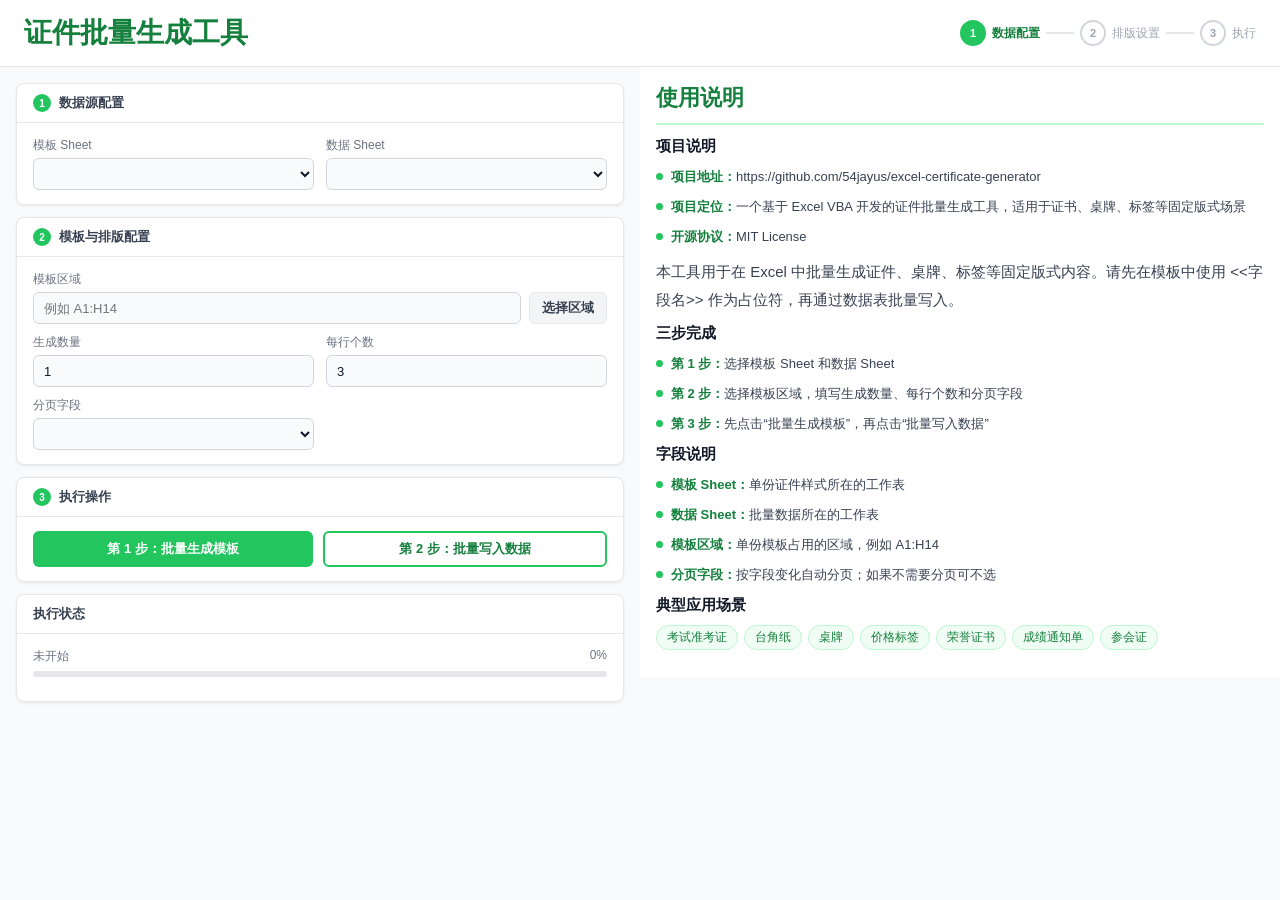
<file: src/webui/index.html>
<!doctype html>
<html lang="zh-CN">
<head>
  <meta charset="utf-8">
  <meta http-equiv="X-UA-Compatible" content="IE=edge">
  <title>证件批量生成工具</title>
  <link rel="stylesheet" href="styles.css">
</head>
<body>
  <div class="shell">

    <header class="app-header">
      <h1 class="app-title">证件批量生成工具</h1>
      <nav class="steps" id="stepsNav">
        <div class="step-item active" id="step1">
          <div class="step-circle">1</div>
          <span class="step-label">数据配置</span>
        </div>
        <div class="step-connector" id="conn1"></div>
        <div class="step-item" id="step2">
          <div class="step-circle">2</div>
          <span class="step-label">排版设置</span>
        </div>
        <div class="step-connector" id="conn2"></div>
        <div class="step-item" id="step3">
          <div class="step-circle">3</div>
          <span class="step-label">执行</span>
        </div>
      </nav>
    </header>

    <div class="app-body">

      <div class="main-col">

<!-- 卡片①：数据源配置 -->
        <div class="card">
          <div class="card-title">
            <span class="step-badge">1</span>
            数据源配置
          </div>
          <div class="card-body">
            <div class="field-row">
              <label class="neo-field">
                <span>模板 Sheet</span>
                <select id="templateSheet"></select>
              </label>
              <label class="neo-field">
                <span>数据 Sheet</span>
                <select id="dataSheet"></select>
              </label>
            </div>
          </div>
        </div>

        <!-- 卡片②：模板与排版配置 -->
        <div class="card">
          <div class="card-title">
            <span class="step-badge">2</span>
            模板与排版配置
          </div>
          <div class="card-body">
            <div class="field-row range-row">
              <label class="neo-field">
                <span>模板区域</span>
                <input id="templateRange" type="text" placeholder="例如 A1:H14">
              </label>
              <button id="pickRangeBtn" class="btn btn-ghost" type="button">选择区域</button>
            </div>
            <div class="field-row">
              <label class="neo-field">
                <span>生成数量</span>
                <input id="generateCount" type="number" min="1" value="1">
              </label>
              <label class="neo-field">
                <span>每行个数</span>
                <input id="perRowCount" type="number" min="1" value="3">
              </label>
            </div>
            <div class="field-row">
              <label class="neo-field">
                <span>分页字段</span>
                <select id="pageField"></select>
              </label>
              <div class="neo-field"></div>
            </div>
          </div>
        </div>

        <!-- 卡片③：执行操作 -->
        <div class="card">
          <div class="card-title">
            <span class="step-badge">3</span>
            执行操作
          </div>
          <div class="card-body">
            <div class="action-row">
              <button id="generateBtn" class="btn btn-primary" type="button">第 1 步：批量生成模板</button>
              <button id="writeBtn" class="btn btn-secondary" type="button">第 2 步：批量写入数据</button>
            </div>
          </div>
        </div>

        <!-- 卡片④：执行状态 -->
        <div class="card">
          <div class="card-title">执行状态</div>
          <div class="card-body">
            <div class="progress-header">
              <span id="progressText">未开始</span>
              <span id="progressPercent">0%</span>
            </div>
            <div class="progress-track">
              <div id="progressBar" class="progress-bar"></div>
            </div>
          </div>
        </div>

      </div>

      <!-- 右侧使用说明栏 -->
      <div class="side-col">
        <h2 class="info-title">使用说明</h2>
        <p class="info-section-title">项目说明</p>
        <ul class="feature-list">
          <li><span><span class="feature-name">项目地址：</span>https://github.com/54jayus/excel-certificate-generator</span></li>
          <li><span><span class="feature-name">项目定位：</span>一个基于 Excel VBA 开发的证件批量生成工具，适用于证书、桌牌、标签等固定版式场景</span></li>
          <li><span><span class="feature-name">开源协议：</span>MIT License</span></li>
        </ul>

        <p class="info-intro">本工具用于在 Excel 中批量生成证件、桌牌、标签等固定版式内容。请先在模板中使用 &lt;&lt;字段名&gt;&gt; 作为占位符，再通过数据表批量写入。</p>

        <p class="info-section-title">三步完成</p>
        <ul class="feature-list">
          <li><span><span class="feature-name">第 1 步：</span>选择模板 Sheet 和数据 Sheet</span></li>
          <li><span><span class="feature-name">第 2 步：</span>选择模板区域，填写生成数量、每行个数和分页字段</span></li>
          <li><span><span class="feature-name">第 3 步：</span>先点击“批量生成模板”，再点击“批量写入数据”</span></li>
        </ul>

        <p class="info-section-title">字段说明</p>
        <ul class="feature-list">
          <li><span><span class="feature-name">模板 Sheet：</span>单份证件样式所在的工作表</span></li>
          <li><span><span class="feature-name">数据 Sheet：</span>批量数据所在的工作表</span></li>
          <li><span><span class="feature-name">模板区域：</span>单份模板占用的区域，例如 A1:H14</span></li>
          <li><span><span class="feature-name">分页字段：</span>按字段变化自动分页；如果不需要分页可不选</span></li>
        </ul>

        <p class="info-section-title">典型应用场景</p>
        <div class="scenario-tags">
          <span class="tag">考试准考证</span>
          <span class="tag">台角纸</span>
          <span class="tag">桌牌</span>
          <span class="tag">价格标签</span>
          <span class="tag">荣誉证书</span>
          <span class="tag">成绩通知单</span>
          <span class="tag">参会证</span>
        </div>

      </div>

    </div>
  </div>

  <script src="bridge.js"></script>
  <script src="app.js"></script>
  <script>
    // 步骤指示器自动高亮
    (function () {
      var templateSheetEl = document.getElementById('templateSheet');
      var dataSheetEl = document.getElementById('dataSheet');
      var templateRangeEl = document.getElementById('templateRange');
      var generateCountEl = document.getElementById('generateCount');
      var perRowCountEl = document.getElementById('perRowCount');
      var pageFieldEl = document.getElementById('pageField');
      var step1 = document.getElementById('step1');
      var step2 = document.getElementById('step2');
      var step3 = document.getElementById('step3');
      var conn1 = document.getElementById('conn1');
      var conn2 = document.getElementById('conn2');

      function updateSteps() {
        var hasTemplateSheet = !!templateSheetEl.value;
        var hasDataSheet = !!dataSheetEl.value;
        var hasRange = !!templateRangeEl.value.trim();
        var hasGenerateCount = Number(generateCountEl.value || 0) > 0;
        var hasPerRowCount = Number(perRowCountEl.value || 0) > 0;
        var hasPageField = !!pageFieldEl.value;

        var step1Done = hasTemplateSheet && hasDataSheet;
        var step2Done = step1Done && hasRange && hasGenerateCount && hasPerRowCount && hasPageField;
        var step3Ready = step2Done && hasTemplateSheet && hasRange;

        step1.className = 'step-item' + (step1Done ? ' done' : ' active');
        conn1.className = 'step-connector' + (step1Done ? ' done' : '');
        step2.className = 'step-item' + (step2Done ? ' done' : step1Done ? ' active' : '');
        conn2.className = 'step-connector' + (step2Done ? ' done' : '');
        step3.className = 'step-item' + (step3Ready ? ' active' : '');
      }

      templateSheetEl.addEventListener('change', updateSteps);
      dataSheetEl.addEventListener('change', updateSteps);
      templateRangeEl.addEventListener('input', updateSteps);
      generateCountEl.addEventListener('input', updateSteps);
      perRowCountEl.addEventListener('input', updateSteps);
      pageFieldEl.addEventListener('change', updateSteps);
      updateSteps();
    })();
  </script>
</body>
</html>
</file>
<file: src/webui/styles.css>
html, body {
  margin: 0; padding: 0;
  min-height: 100%;
  font-family: "PingFang SC", "Microsoft YaHei UI", "Microsoft YaHei", "Segoe UI", sans-serif;
  background: #F9FAFB;
  color: #111827;
}
button, input, select { font: inherit; }

.shell {
  height: 100vh;
  display: flex;
  flex-direction: column;
  background: #F9FAFB;
  box-sizing: border-box;
}

/* Header */
.app-header {
  display: flex;
  align-items: center;
  justify-content: space-between;
  padding: 14px 24px;
  background: #fff;
  border-bottom: 1px solid #E5E7EB;
}
.app-title {
  font-size: 28px;
  font-weight: 700;
  color: #15803D;
  margin: 0;
}

/* 步骤指示器 */
.steps {
  display: flex;
  align-items: center;
}
.step-item {
  display: flex;
  align-items: center;
  gap: 6px;
  cursor: default;
}
.step-circle {
  width: 22px; height: 22px;
  border-radius: 50%;
  border: 2px solid #D1D5DB;
  display: flex; align-items: center; justify-content: center;
  font-size: 11px; font-weight: 700;
  color: #9CA3AF;
  background: #fff;
  transition: all 0.2s;
}
.step-label {
  font-size: 12px;
  color: #9CA3AF;
  white-space: nowrap;
}
.step-connector {
  width: 28px; height: 2px;
  background: #E5E7EB;
  margin: 0 6px;
}
.step-item.active .step-circle {
  background: #22C55E;
  border-color: #22C55E;
  color: #fff;
}
.step-item.active .step-label { color: #15803D; font-weight: 600; }
.step-item.done .step-circle {
  background: #BBF7D0;
  border-color: #86EFAC;
  color: #15803D;
}
.step-item.done .step-label { color: #15803D; }
.step-connector.done { background: #86EFAC; }

/* 主体两栏布局 */
.app-body {
  display: flex;
  align-items: stretch;
  flex: 1;
  min-height: 0;
}
.main-col {
  width: 50%;
  padding: 16px;
  box-sizing: border-box;
  border-right: none;
  overflow-y: auto;
}
.side-col {
  width: 50%;
  padding: 16px;
  box-sizing: border-box;
  background: #fff;
  overflow-y: auto;
  height: 610px;
}

/* 状态条 */
.status-strip {
  margin-bottom: 12px;
  padding: 7px 12px;
  border-radius: 6px;
  background: #F0FDF4;
  border: 1px solid #BBF7D0;
  font-size: 12px;
  color: #15803D;
  min-height: 18px;
}
.status-strip.error {
  background: #FEF2F2;
  border-color: #FECACA;
  color: #B91C1C;
}

/* 卡片 */
.card {
  background: #fff;
  border: 1px solid #E5E7EB;
  border-radius: 8px;
  box-shadow: 0 1px 3px rgba(0,0,0,0.08);
  margin-bottom: 12px;
  overflow: hidden;
}
.card-title {
  padding: 10px 16px;
  border-bottom: 1px solid #E5E7EB;
  font-size: 13px;
  font-weight: 600;
  color: #374151;
  display: flex;
  align-items: center;
  gap: 8px;
}
.step-badge {
  display: inline-flex;
  align-items: center;
  justify-content: center;
  width: 18px; height: 18px;
  border-radius: 50%;
  background: #22C55E;
  color: #fff;
  font-size: 10px;
  font-weight: 700;
  flex-shrink: 0;
}
.card-body {
  padding: 14px 16px;
}

/* 表单字段 */
.field-row {
  display: flex;
  gap: 12px;
  margin-bottom: 10px;
}
.field-row:last-child { margin-bottom: 0; }
.neo-field {
  display: flex;
  flex-direction: column;
  gap: 4px;
  flex: 1;
}
.neo-field span {
  font-size: 12px;
  color: #6B7280;
  font-weight: 500;
}
select, input[type=text], input[type=number] {
  height: 32px;
  padding: 0 10px;
  border: 1px solid #D1D5DB;
  border-radius: 6px;
  background: #F9FAFB;
  font-size: 13px;
  color: #111827;
  box-sizing: border-box;
  width: 100%;
  outline: none;
  transition: border-color 0.15s;
}
select:focus, input:focus {
  border-color: #22C55E;
  background: #fff;
}

.range-row {
  display: flex;
  gap: 8px;
  align-items: flex-end;
}
.range-row .neo-field { flex: 1; }

/* 按钮 */
.btn {
  display: inline-flex;
  align-items: center;
  justify-content: center;
  height: 36px;
  padding: 0 16px;
  border-radius: 6px;
  font-size: 13px;
  font-weight: 600;
  cursor: pointer;
  border: none;
  transition: background 0.15s, color 0.15s, border-color 0.15s;
  white-space: nowrap;
}
.btn-primary {
  background: #22C55E;
  color: #fff;
}
.btn-primary:hover:not(:disabled) { background: #16A34A; }
.btn-primary:disabled { background: #BBF7D0; cursor: not-allowed; color: #fff; }
.btn-secondary {
  background: #fff;
  color: #15803D;
  border: 2px solid #22C55E;
}
.btn-secondary:hover:not(:disabled) { background: #F0FDF4; }
.btn-secondary:disabled { border-color: #BBF7D0; color: #86EFAC; cursor: not-allowed; }
.btn-ghost {
  background: #F3F4F6;
  color: #374151;
  border: 1px solid #E5E7EB;
  height: 32px;
  padding: 0 12px;
  flex-shrink: 0;
}
.btn-ghost:hover:not(:disabled) { background: #E5E7EB; }
.btn-ghost:disabled { opacity: 0.5; cursor: not-allowed; }

.action-row {
  display: flex;
  gap: 10px;
}
.action-row .btn { flex: 1; }

/* 进度 */
.progress-header {
  display: flex;
  justify-content: space-between;
  font-size: 12px;
  color: #6B7280;
  margin-bottom: 6px;
}
.progress-track {
  height: 6px;
  background: #E5E7EB;
  border-radius: 999px;
  overflow: hidden;
  margin-bottom: 10px;
}
.progress-bar {
  display: block;
  height: 100%;
  width: 0px;
  background: #22C55E;
  border-radius: 999px;
}
.output-box {
  margin: 0;
  min-height: 100px;
  padding: 10px;
  border: 1px solid #E5E7EB;
  border-radius: 6px;
  background: #F9FAFB;
  color: #374151;
  font-size: 12px;
  line-height: 1.6;
  white-space: pre-wrap;
  overflow: auto;
  font-family: "Consolas", "Microsoft YaHei", monospace;
}

/* 右侧说明栏 */
.info-title {
  font-size: 22px;
  font-weight: 700;
  color: #15803D;
  margin: 0 0 12px;
  padding-bottom: 10px;
  border-bottom: 2px solid #BBF7D0;
}
.info-intro {
  font-size: 15px;
  line-height: 1.85;
  color: #374151;
  margin: 0 0 10px;
}
.info-section-title {
  font-size: 15px;
  font-weight: 600;
  color: #111827;
  margin: 0 0 10px;
}
.feature-list {
  list-style: none;
  padding: 0;
  margin: 0 0 10px;
}
.feature-list li {
  display: flex;
  gap: 8px;
  align-items: flex-start;
  font-size: 13px;
  line-height: 1.7;
  color: #374151;
  margin-bottom: 8px;
}
.feature-list li::before {
  content: '';
  display: block;
  width: 7px; height: 7px;
  border-radius: 50%;
  background: #22C55E;
  margin-top: 7px;
  flex-shrink: 0;
}
.feature-name {
  font-weight: 600;
  color: #15803D;
}
.scenario-tags {
  display: flex;
  flex-wrap: wrap;
  gap: 6px;
}
.tag {
  padding: 3px 10px;
  background: #F0FDF4;
  border: 1px solid #BBF7D0;
  border-radius: 999px;
  font-size: 12px;
  color: #15803D;
}
</file>
